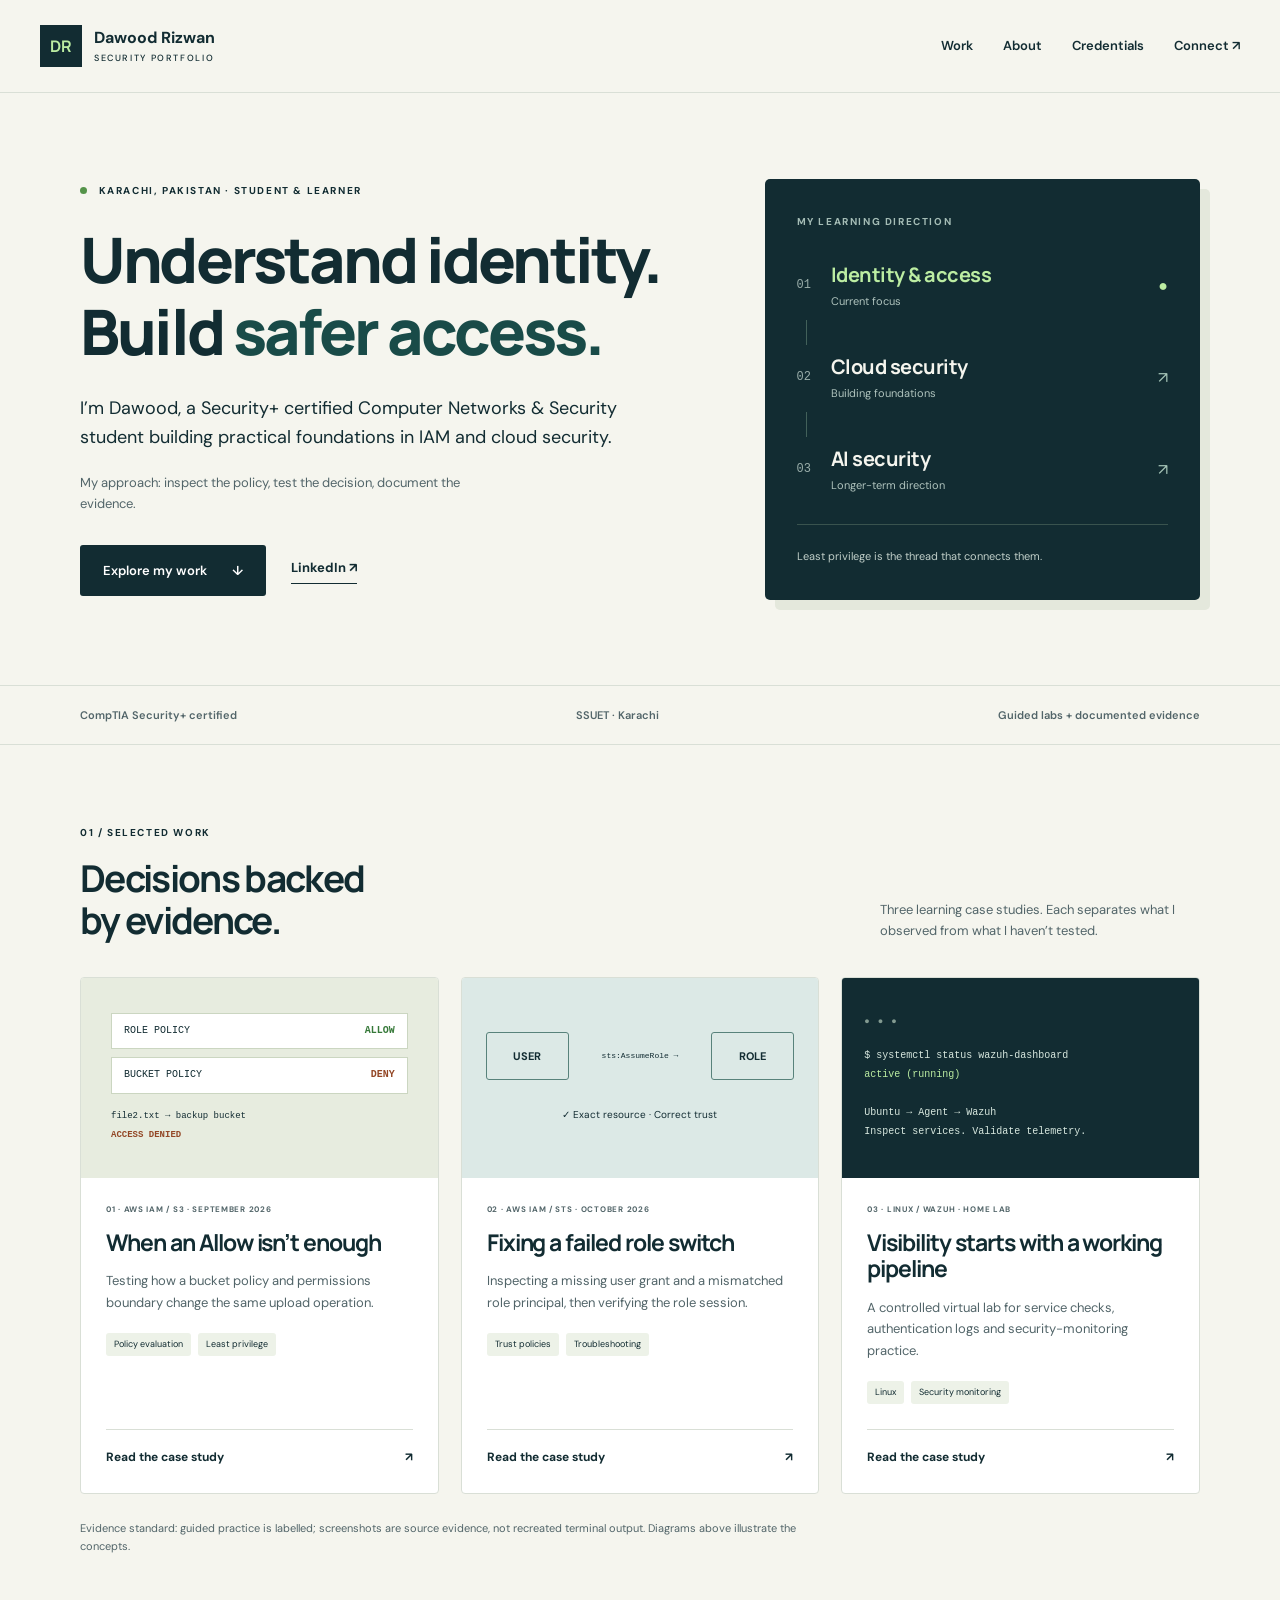
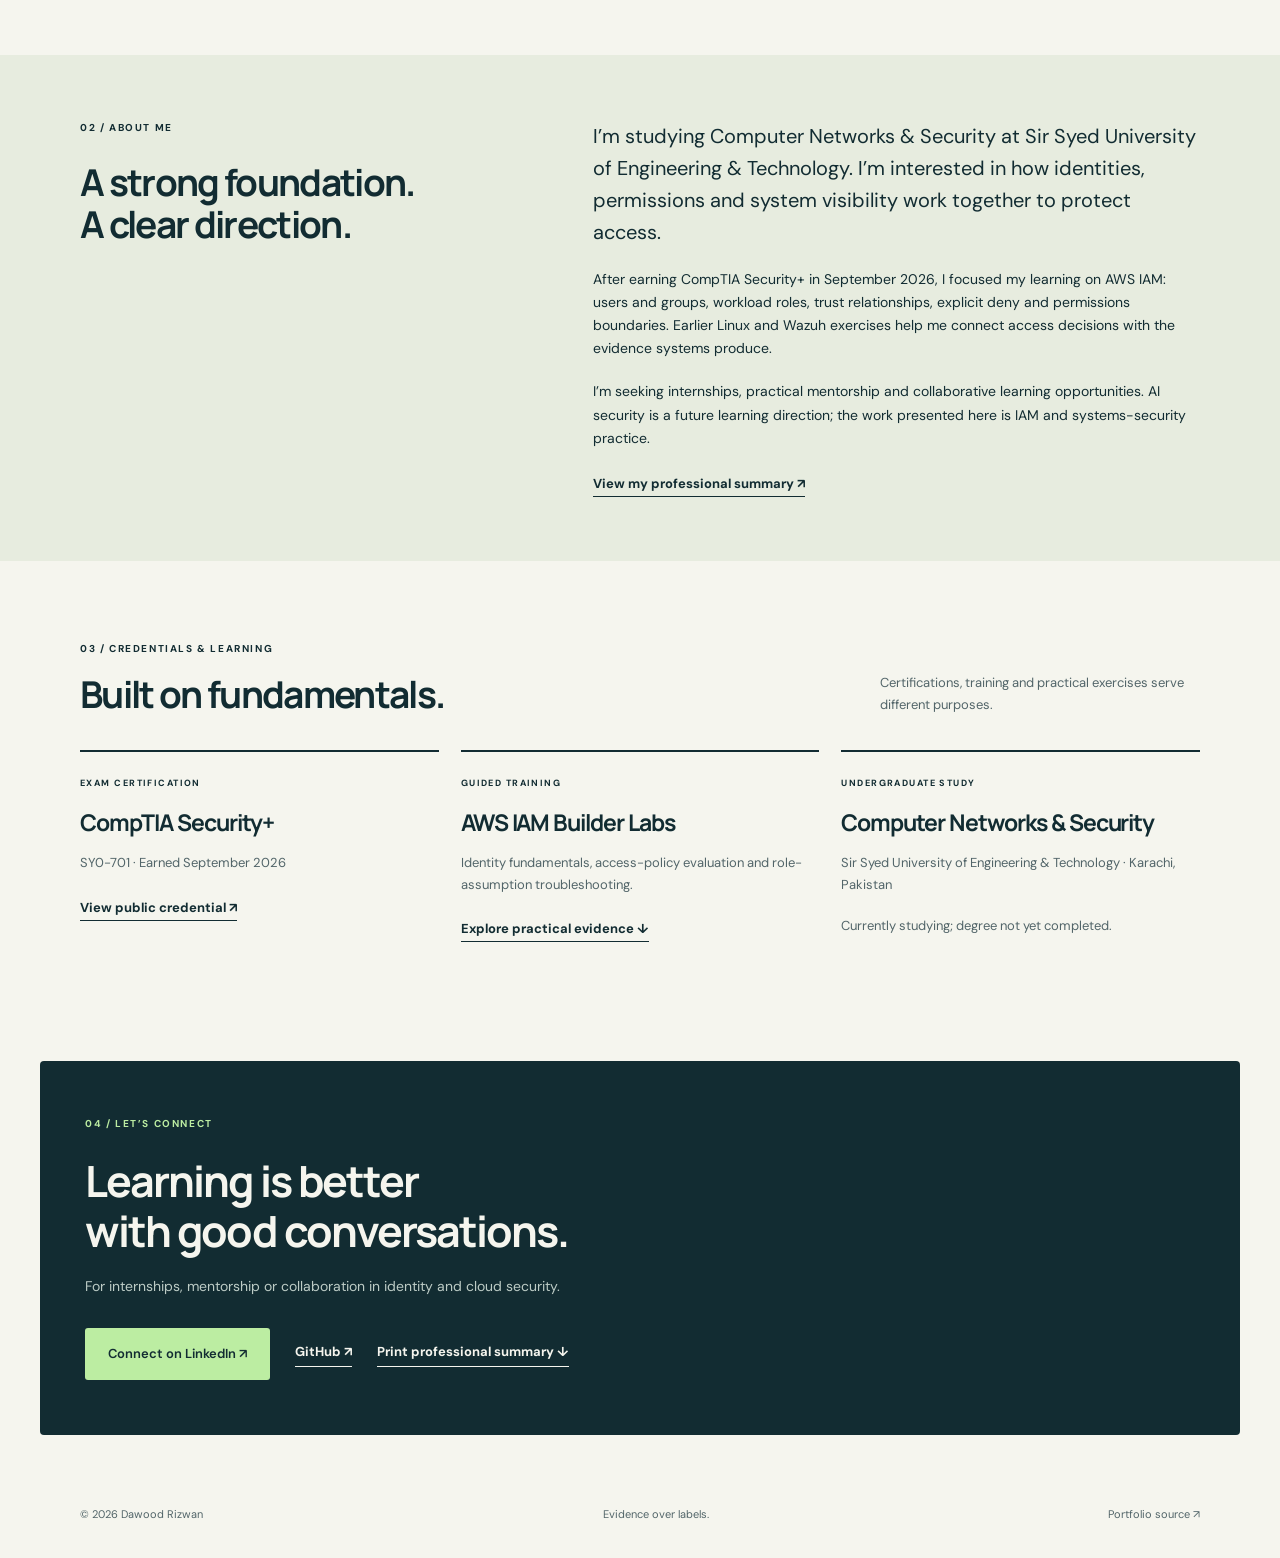
<file: index.html>
<!doctype html>
<html lang="en"><head><meta charset="utf-8"><meta name="viewport" content="width=device-width,initial-scale=1"><meta name="description" content="Dawood Rizwan — Security+ certified Computer Networks & Security student. Evidence-led projects in AWS IAM, access policies and Linux security."><meta name="theme-color" content="#122c32"><title>Dawood Rizwan · IAM & Cloud Security</title><link rel="stylesheet" href="style.css"><link rel="icon" href="favicon.svg" type="image/svg+xml"></head>
<body><a class="skip" href="#main">Skip to content</a><header class="site-header"><a class="brand" href="index.html" aria-label="Dawood Rizwan home"><span class="monogram">DR</span><span>Dawood Rizwan<span class="brand-sub">SECURITY PORTFOLIO</span></span></a><nav aria-label="Main navigation"><a href="#work">Work</a><a href="#about">About</a><a href="#credentials">Credentials</a><a href="#contact">Connect ↗</a></nav></header>
<main id="main"><section class="hero wrap"><div class="hero-copy"><p class="eyebrow"><span class="dot"></span> KARACHI, PAKISTAN · STUDENT & LEARNER</p><h1>Understand identity.<br>Build <em>safer access.</em></h1><p class="intro">I’m Dawood, a Security+ certified Computer Networks & Security student building practical foundations in IAM and cloud security.</p><p class="hero-note">My approach: inspect the policy, test the decision, document the evidence.</p><div class="actions"><a class="button" href="#work">Explore my work <span>↓</span></a><a class="text-link" href="https://www.linkedin.com/in/dawood-rizwan/">LinkedIn ↗</a></div></div><aside class="identity-card" aria-label="Learning direction"><p class="eyebrow">MY LEARNING DIRECTION</p><div class="path-step current"><span>01</span><div><h2>Identity & access</h2><p>Current focus</p></div><span class="path-symbol">●</span></div><div class="path-line"></div><div class="path-step"><span>02</span><div><h2>Cloud security</h2><p>Building foundations</p></div><span class="path-symbol">↗</span></div><div class="path-line"></div><div class="path-step"><span>03</span><div><h2>AI security</h2><p>Longer-term direction</p></div><span class="path-symbol">↗</span></div><p class="card-foot">Least privilege is the thread that connects them.</p></aside></section>
<div class="strip"><div class="wrap strip-inner"><span>CompTIA Security+ certified</span><span>SSUET · Karachi</span><span>Guided labs + documented evidence</span></div></div>
<section id="work" class="section wrap"><div class="section-head"><div><p class="eyebrow">01 / SELECTED WORK</p><h2>Decisions backed<br>by evidence.</h2></div><p>Three learning case studies. Each separates what I observed from what I haven’t tested.</p></div><div class="project-grid"><article class="project"><div class="project-visual policy-visual" aria-hidden="true"><div class="policy-item">ROLE POLICY <b>ALLOW</b></div><div class="policy-item">BUCKET POLICY <b class="deny">DENY</b></div><div class="policy-result">file2.txt → backup bucket <span>ACCESS DENIED</span></div></div><div class="project-body"><p class="project-meta">01 · AWS IAM / S3 · SEPTEMBER 2026</p><h3>When an Allow isn’t enough</h3><p>Testing how a bucket policy and permissions boundary change the same upload operation.</p><div class="tags"><span>Policy evaluation</span><span>Least privilege</span></div><a class="project-link" href="projects/access-policies.html">Read the case study <span>↗</span></a></div></article><article class="project"><div class="project-visual role-visual" aria-hidden="true"><div class="role-node">USER</div><div class="role-arrow">sts:AssumeRole →</div><div class="role-node">ROLE</div><div class="role-check">✓ Exact resource · Correct trust</div></div><div class="project-body"><p class="project-meta">02 · AWS IAM / STS · OCTOBER 2026</p><h3>Fixing a failed role switch</h3><p>Inspecting a missing user grant and a mismatched role principal, then verifying the role session.</p><div class="tags"><span>Trust policies</span><span>Troubleshooting</span></div><a class="project-link" href="projects/role-assumption.html">Read the case study <span>↗</span></a></div></article><article class="project"><div class="project-visual terminal-visual" aria-hidden="true"><div class="terminal-dots">● ● ●</div><code>$ systemctl status wazuh-dashboard<br><span>active (running)</span><br><br>Ubuntu → Agent → Wazuh<br>Inspect services. Validate telemetry.</code></div><div class="project-body"><p class="project-meta">03 · LINUX / WAZUH · HOME LAB</p><h3>Visibility starts with a working pipeline</h3><p>A controlled virtual lab for service checks, authentication logs and security-monitoring practice.</p><div class="tags"><span>Linux</span><span>Security monitoring</span></div><a class="project-link" href="projects/linux-wazuh.html">Read the case study <span>↗</span></a></div></article></div><p class="evidence-note">Evidence standard: guided practice is labelled; screenshots are source evidence, not recreated terminal output. Diagrams above illustrate the concepts.</p></section>
<section id="about" class="about-band"><div class="wrap about-grid"><div><p class="eyebrow">02 / ABOUT ME</p><h2>A strong foundation.<br>A clear direction.</h2></div><div><p class="large-copy">I’m studying Computer Networks & Security at Sir Syed University of Engineering & Technology. I’m interested in how identities, permissions and system visibility work together to protect access.</p><p>After earning CompTIA Security+ in September 2026, I focused my learning on AWS IAM: users and groups, workload roles, trust relationships, explicit deny and permissions boundaries. Earlier Linux and Wazuh exercises help me connect access decisions with the evidence systems produce.</p><p>I’m seeking internships, practical mentorship and collaborative learning opportunities. AI security is a future learning direction; the work presented here is IAM and systems-security practice.</p><a class="text-link" href="profile.html">View my professional summary ↗</a></div></div></section>
<section id="credentials" class="section wrap"><div class="section-head"><div><p class="eyebrow">03 / CREDENTIALS & LEARNING</p><h2>Built on fundamentals.</h2></div><p>Certifications, training and practical exercises serve different purposes.</p></div><div class="credential-grid"><article class="credential"><p class="eyebrow">EXAM CERTIFICATION</p><h3>CompTIA Security+</h3><p>SY0-701 · Earned September 2026</p><a class="text-link" href="https://www.credly.com/badges/c81ebbe7-8ba7-4a07-9526-08b9fe85f6fa/linked_in_profile">View public credential ↗</a></article><article class="credential"><p class="eyebrow">GUIDED TRAINING</p><h3>AWS IAM Builder Labs</h3><p>Identity fundamentals, access-policy evaluation and role-assumption troubleshooting.</p><a class="text-link" href="#work">Explore practical evidence ↓</a></article><article class="credential"><p class="eyebrow">UNDERGRADUATE STUDY</p><h3>Computer Networks & Security</h3><p>Sir Syed University of Engineering & Technology · Karachi, Pakistan</p><p class="small">Currently studying; degree not yet completed.</p></article></div></section>
<section id="contact" class="contact wrap"><p class="eyebrow">04 / LET’S CONNECT</p><h2>Learning is better<br>with good conversations.</h2><p>For internships, mentorship or collaboration in identity and cloud security.</p><div class="actions"><a class="button" href="https://www.linkedin.com/in/dawood-rizwan/">Connect on LinkedIn ↗</a><a class="text-link" href="https://github.com/Cyber-dawood69">GitHub ↗</a><a class="text-link" href="profile.html#print">Print professional summary ↓</a></div></section></main>
<footer class="wrap footer"><span>© 2026 Dawood Rizwan</span><span>Evidence over labels.</span><a href="https://github.com/Cyber-dawood69/Cyber-dawood69.github.io">Portfolio source ↗</a></footer></body></html>
</file>
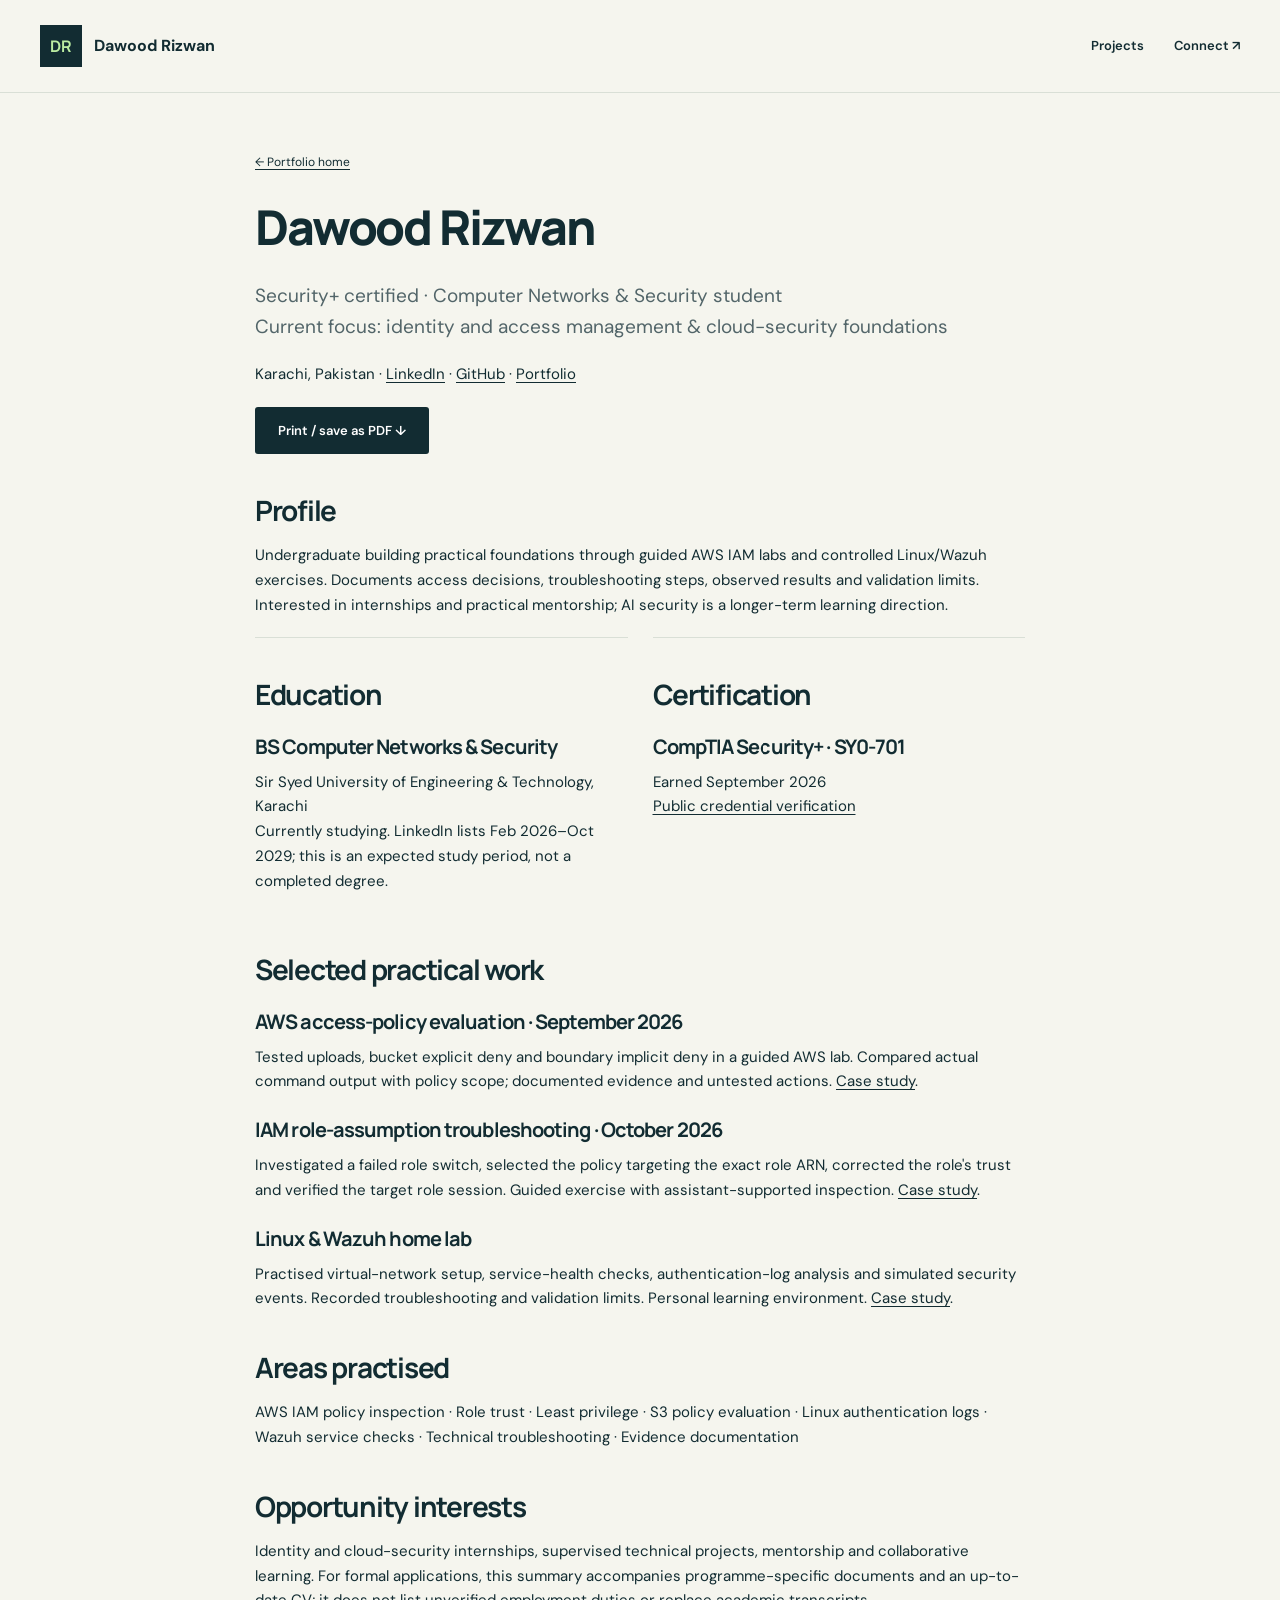
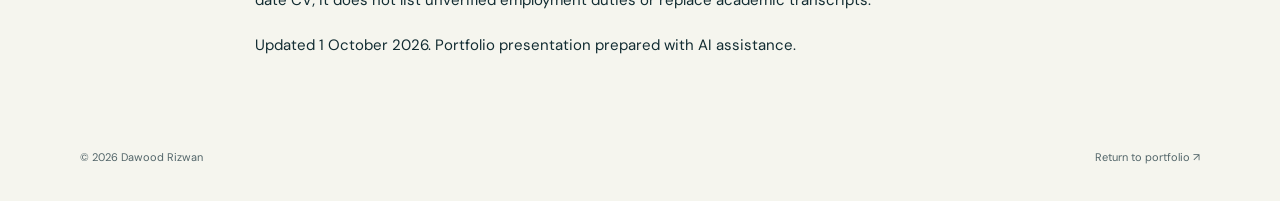
<file: profile.html>
<!doctype html><html lang="en"><head><meta charset="utf-8"><meta name="viewport" content="width=device-width,initial-scale=1"><meta name="description" content="Dawood Rizwan's concise professional summary: Security+, undergraduate study and documented IAM projects."><title>Professional summary · Dawood Rizwan</title><link rel="stylesheet" href="style.css"><link rel="icon" href="favicon.svg"></head><body><header class="site-header"><a class="brand" href="index.html"><span class="monogram">DR</span>Dawood Rizwan</a><nav><a href="index.html#work">Projects</a><a href="index.html#contact">Connect ↗</a></nav></header><main class="article wrap"><a class="back" href="index.html">← Portfolio home</a><h1>Dawood Rizwan</h1><p class="lead">Security+ certified · Computer Networks & Security student<br>Current focus: identity and access management & cloud-security foundations</p><p>Karachi, Pakistan · <a href="https://www.linkedin.com/in/dawood-rizwan/">LinkedIn</a> · <a href="https://github.com/Cyber-dawood69">GitHub</a> · <a href="https://Cyber-dawood69.github.io/">Portfolio</a></p><div id="print" class="summary-actions"><button class="button" onclick="window.print()">Print / save as PDF ↓</button></div><h2>Profile</h2><p>Undergraduate building practical foundations through guided AWS IAM labs and controlled Linux/Wazuh exercises. Documents access decisions, troubleshooting steps, observed results and validation limits. Interested in internships and practical mentorship; AI security is a longer-term learning direction.</p><div class="profile-grid"><div><h2>Education</h2><h3>BS Computer Networks & Security</h3><p>Sir Syed University of Engineering & Technology, Karachi<br>Currently studying. LinkedIn lists Feb 2026–Oct 2029; this is an expected study period, not a completed degree.</p></div><div><h2>Certification</h2><h3>CompTIA Security+ · SY0-701</h3><p>Earned September 2026<br><a href="https://www.credly.com/badges/c81ebbe7-8ba7-4a07-9526-08b9fe85f6fa/linked_in_profile">Public credential verification</a></p></div></div><h2>Selected practical work</h2><h3>AWS access-policy evaluation · September 2026</h3><p>Tested uploads, bucket explicit deny and boundary implicit deny in a guided AWS lab. Compared actual command output with policy scope; documented evidence and untested actions. <a href="projects/access-policies.html">Case study</a>.</p><h3>IAM role-assumption troubleshooting · October 2026</h3><p>Investigated a failed role switch, selected the policy targeting the exact role ARN, corrected the role's trust and verified the target role session. Guided exercise with assistant-supported inspection. <a href="projects/role-assumption.html">Case study</a>.</p><h3>Linux & Wazuh home lab</h3><p>Practised virtual-network setup, service-health checks, authentication-log analysis and simulated security events. Recorded troubleshooting and validation limits. Personal learning environment. <a href="projects/linux-wazuh.html">Case study</a>.</p><h2>Areas practised</h2><p>AWS IAM policy inspection · Role trust · Least privilege · S3 policy evaluation · Linux authentication logs · Wazuh service checks · Technical troubleshooting · Evidence documentation</p><h2>Opportunity interests</h2><p>Identity and cloud-security internships, supervised technical projects, mentorship and collaborative learning. For formal applications, this summary accompanies programme-specific documents and an up-to-date CV; it does not list unverified employment duties or replace academic transcripts.</p><p class="small">Updated 1 October 2026. Portfolio presentation prepared with AI assistance.</p></main><footer class="wrap footer"><span>© 2026 Dawood Rizwan</span><a href="index.html">Return to portfolio ↗</a></footer></body></html>
</file>
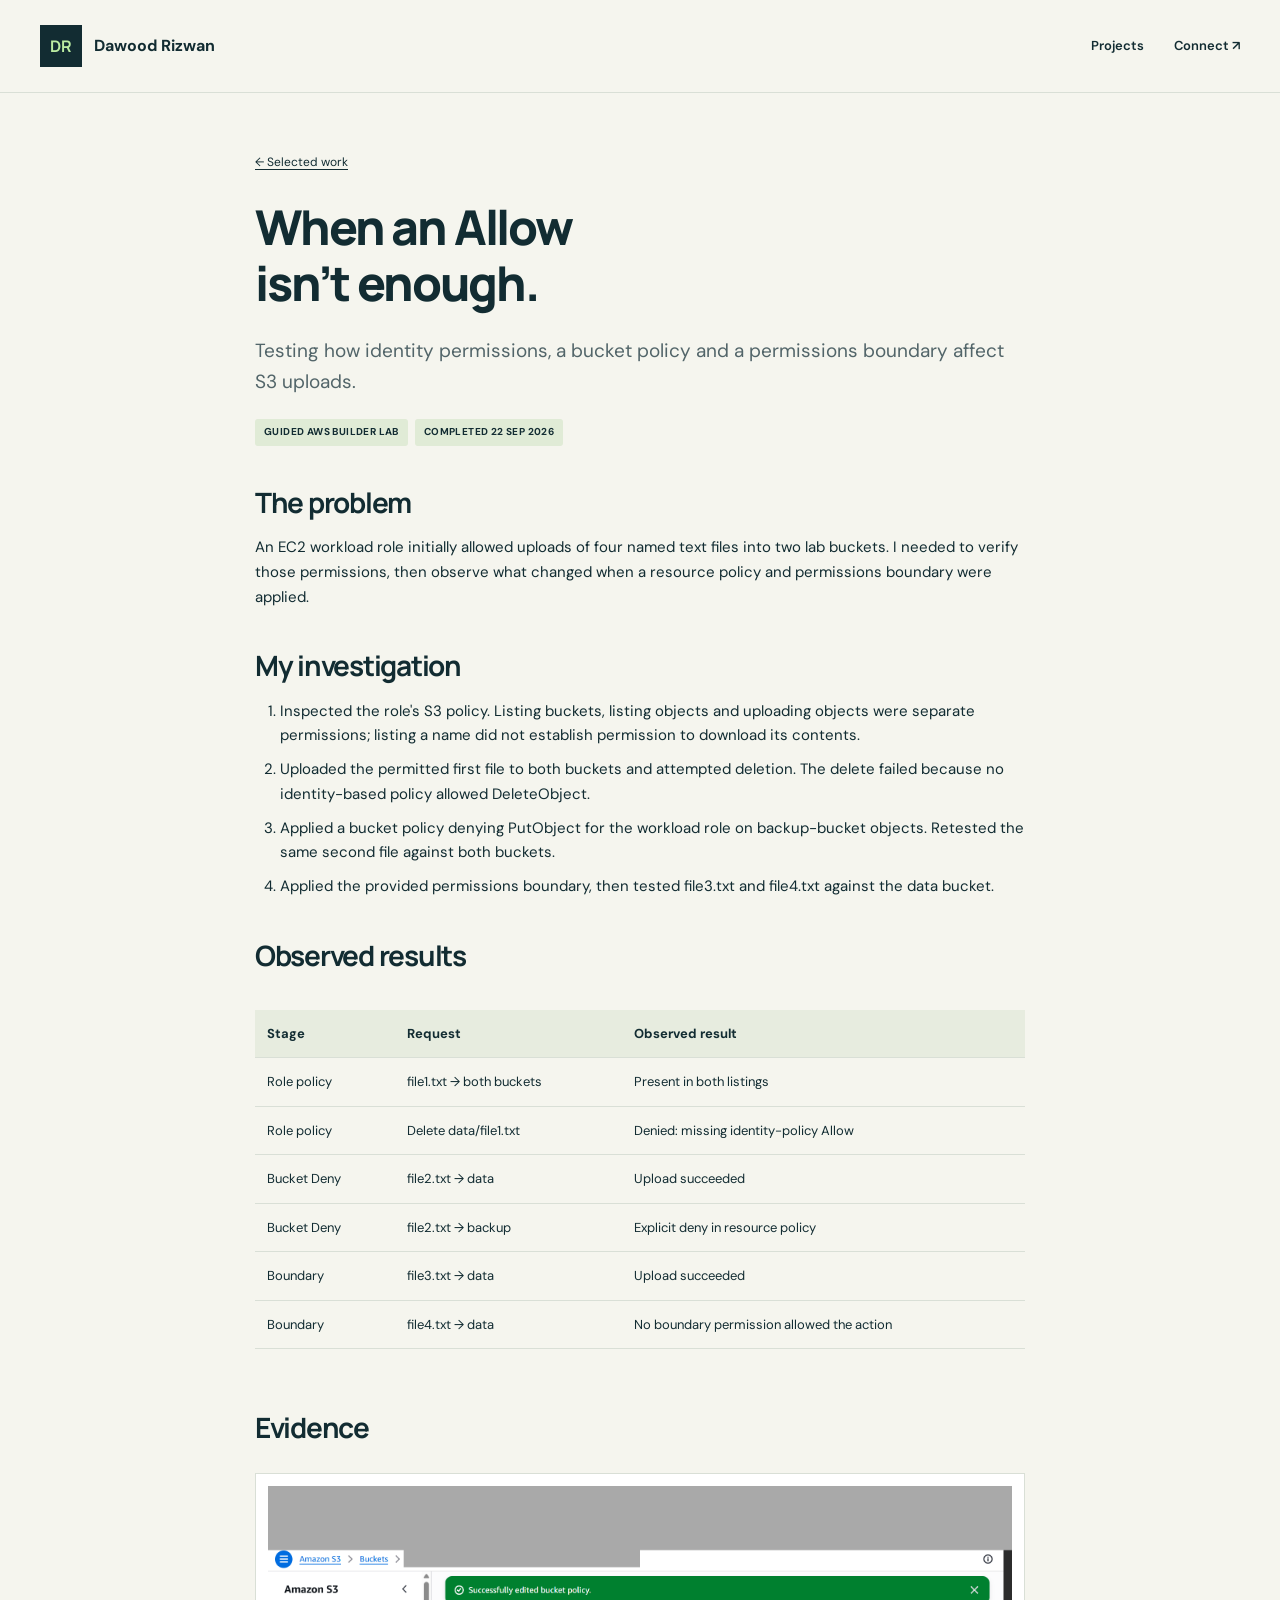
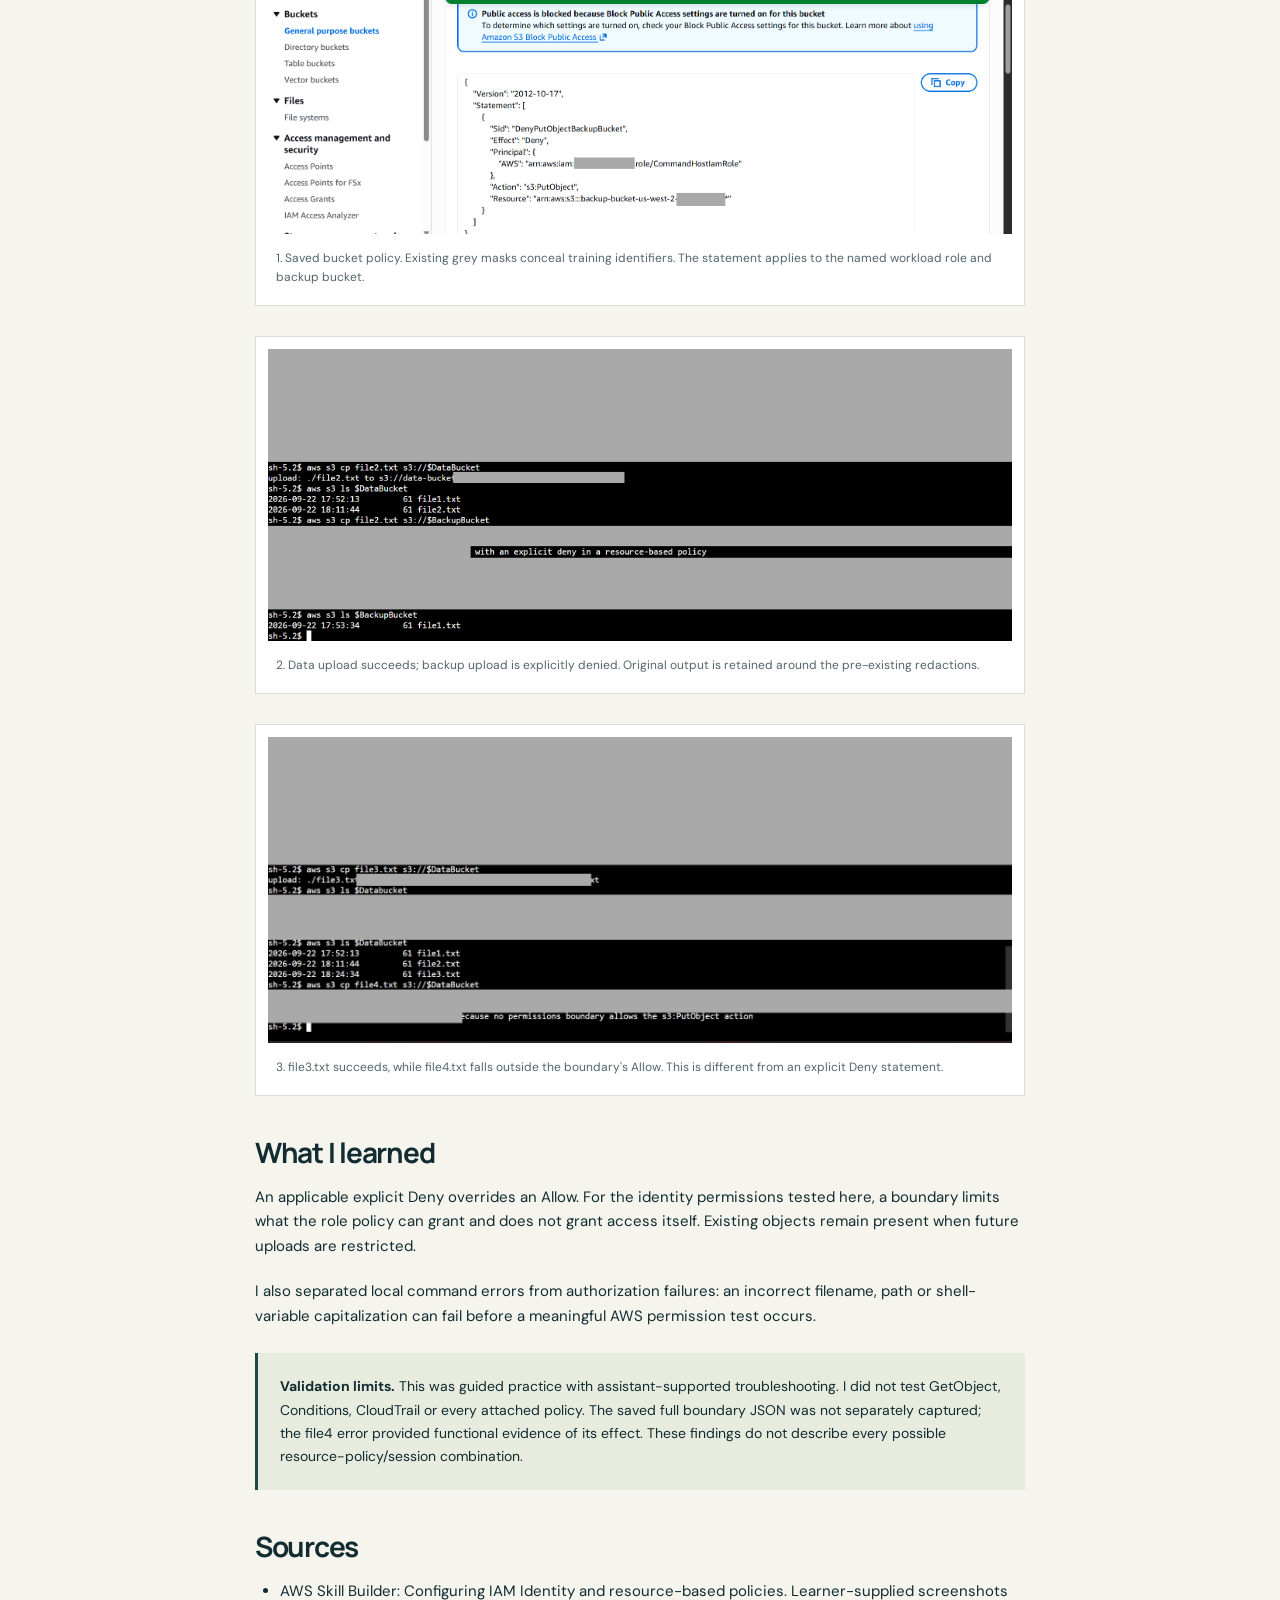
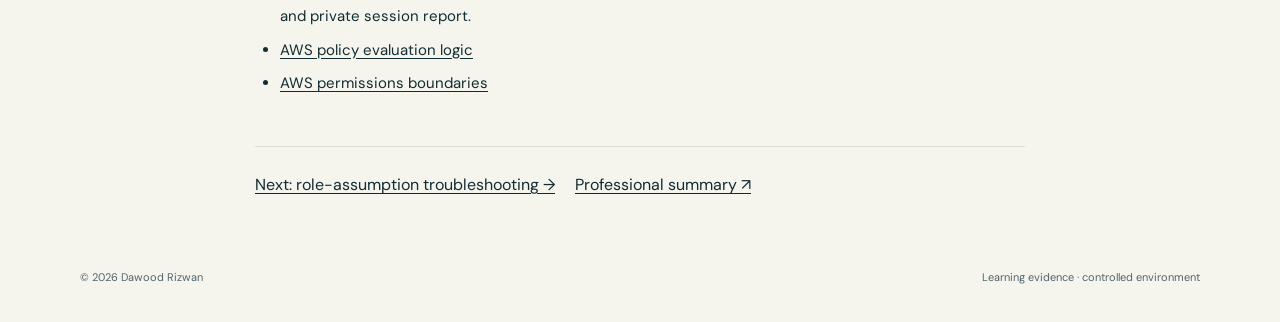
<file: projects/access-policies.html>
<!doctype html><html lang="en"><head><meta charset="utf-8"><meta name="viewport" content="width=device-width,initial-scale=1"><meta name="description" content="Guided AWS lab case study: comparing role permissions, bucket explicit deny and permissions-boundary implicit deny with observed S3 results."><title>AWS access-policy evaluation · Dawood Rizwan</title><link rel="stylesheet" href="../style.css"><link rel="icon" href="../favicon.svg"></head><body><a class="skip" href="#main">Skip to content</a><header class="site-header"><a class="brand" href="../index.html"><span class="monogram">DR</span>Dawood Rizwan</a><nav><a href="../index.html#work">Projects</a><a href="../index.html#contact">Connect ↗</a></nav></header><main id="main" class="article wrap"><a class="back" href="../index.html#work">← Selected work</a><h1>When an Allow<br>isn’t enough.</h1><p class="lead">Testing how identity permissions, a bucket policy and a permissions boundary affect S3 uploads.</p><span class="label">GUIDED AWS BUILDER LAB</span><span class="label">COMPLETED 22 SEP 2026</span><h2>The problem</h2><p>An EC2 workload role initially allowed uploads of four named text files into two lab buckets. I needed to verify those permissions, then observe what changed when a resource policy and permissions boundary were applied.</p><h2>My investigation</h2><ol><li>Inspected the role's S3 policy. Listing buckets, listing objects and uploading objects were separate permissions; listing a name did not establish permission to download its contents.</li><li>Uploaded the permitted first file to both buckets and attempted deletion. The delete failed because no identity-based policy allowed DeleteObject.</li><li>Applied a bucket policy denying PutObject for the workload role on backup-bucket objects. Retested the same second file against both buckets.</li><li>Applied the provided permissions boundary, then tested file3.txt and file4.txt against the data bucket.</li></ol><h2>Observed results</h2><div class="table-scroll"><table><thead><tr><th>Stage</th><th>Request</th><th>Observed result</th></tr></thead><tbody><tr><td>Role policy</td><td>file1.txt → both buckets</td><td>Present in both listings</td></tr><tr><td>Role policy</td><td>Delete data/file1.txt</td><td>Denied: missing identity-policy Allow</td></tr><tr><td>Bucket Deny</td><td>file2.txt → data</td><td>Upload succeeded</td></tr><tr><td>Bucket Deny</td><td>file2.txt → backup</td><td>Explicit deny in resource policy</td></tr><tr><td>Boundary</td><td>file3.txt → data</td><td>Upload succeeded</td></tr><tr><td>Boundary</td><td>file4.txt → data</td><td>No boundary permission allowed the action</td></tr></tbody></table></div><h2>Evidence</h2><figure class="evidence"><a href="../assets/bucket-policy.png"><img src="../assets/bucket-policy.png" alt="Saved S3 bucket policy with Deny, PutObject and workload-role principal; identifying fields are masked" loading="lazy"></a><figcaption>1. Saved bucket policy. Existing grey masks conceal training identifiers. The statement applies to the named workload role and backup bucket.</figcaption></figure><figure class="evidence"><a href="../assets/upload-deny.png"><img src="../assets/upload-deny.png" alt="Terminal output: data bucket lists file2.txt; backup upload reports explicit deny; backup lists only file1.txt" loading="lazy"></a><figcaption>2. Data upload succeeds; backup upload is explicitly denied. Original output is retained around the pre-existing redactions.</figcaption></figure><figure class="evidence"><a href="../assets/boundary-test.png"><img src="../assets/boundary-test.png" alt="Terminal shows file3 upload and listing; file4 fails because no permissions boundary allows PutObject" loading="lazy"></a><figcaption>3. file3.txt succeeds, while file4.txt falls outside the boundary's Allow. This is different from an explicit Deny statement.</figcaption></figure><h2>What I learned</h2><p>An applicable explicit Deny overrides an Allow. For the identity permissions tested here, a boundary limits what the role policy can grant and does not grant access itself. Existing objects remain present when future uploads are restricted.</p><p>I also separated local command errors from authorization failures: an incorrect filename, path or shell-variable capitalization can fail before a meaningful AWS permission test occurs.</p><div class="callout"><strong>Validation limits.</strong> This was guided practice with assistant-supported troubleshooting. I did not test GetObject, Conditions, CloudTrail or every attached policy. The saved full boundary JSON was not separately captured; the file4 error provided functional evidence of its effect. These findings do not describe every possible resource-policy/session combination.</div><h2>Sources</h2><ul><li>AWS Skill Builder: Configuring IAM Identity and resource-based policies. Learner-supplied screenshots and private session report.</li><li><a href="https://docs.aws.amazon.com/IAM/latest/UserGuide/reference_policies_evaluation-logic.html">AWS policy evaluation logic</a></li><li><a href="https://docs.aws.amazon.com/IAM/latest/UserGuide/access_policies_boundaries.html">AWS permissions boundaries</a></li></ul><div class="article-footer"><a href="role-assumption.html">Next: role-assumption troubleshooting →</a><a href="../profile.html">Professional summary ↗</a></div></main><footer class="wrap footer"><span>© 2026 Dawood Rizwan</span><span>Learning evidence · controlled environment</span></footer></body></html>
</file>
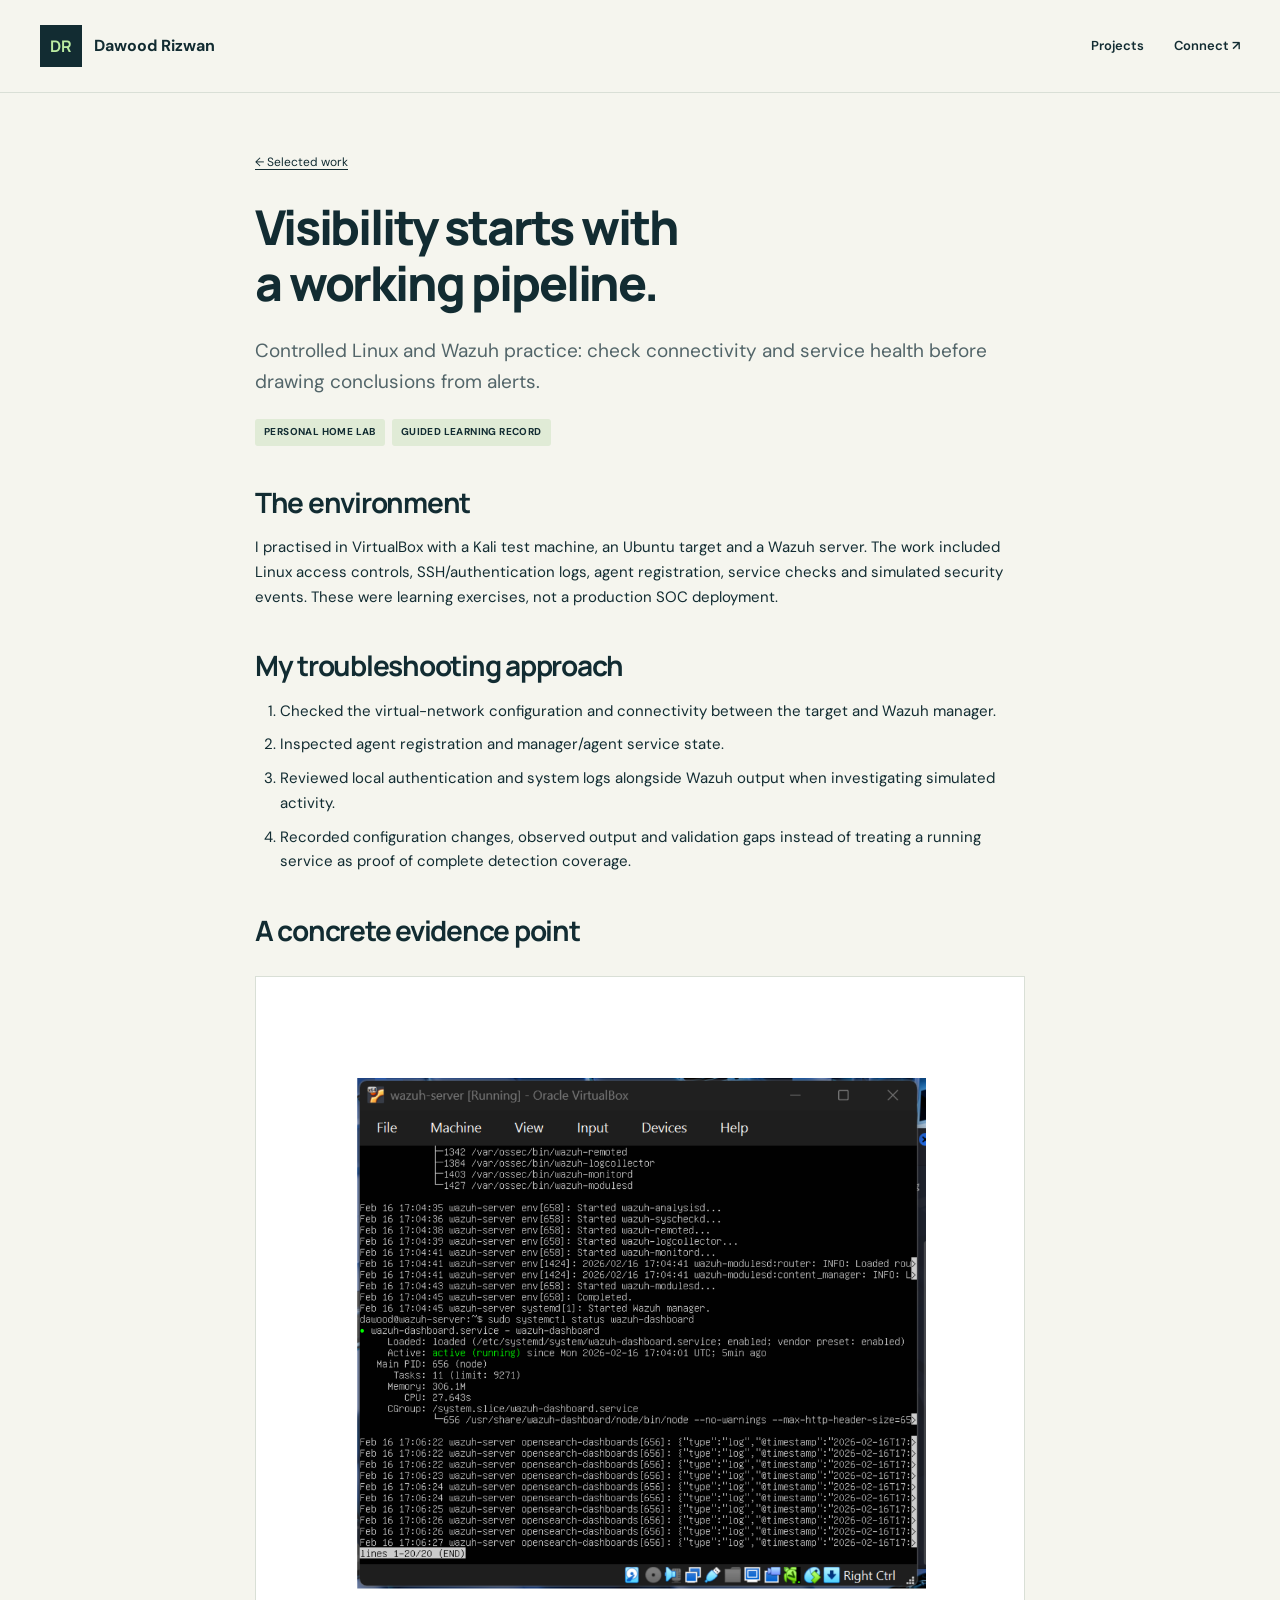
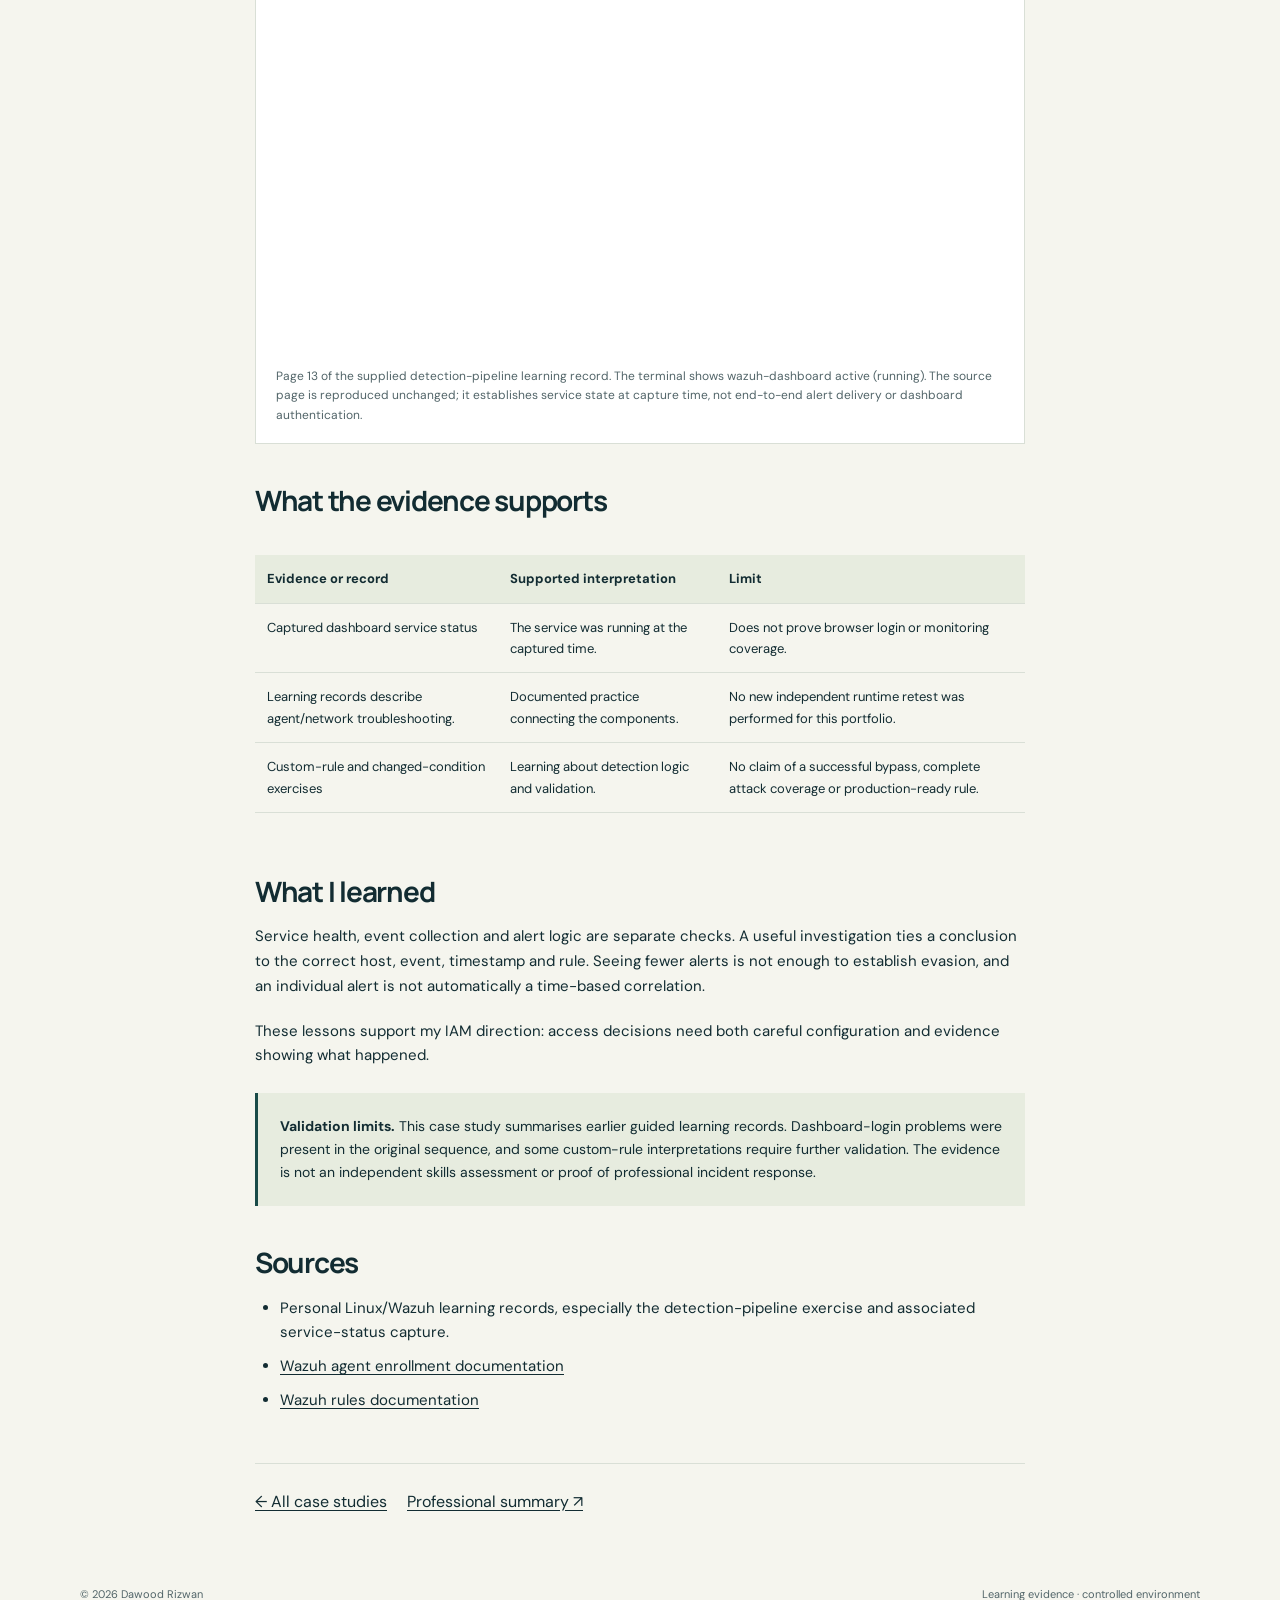
<file: projects/linux-wazuh.html>
<!doctype html><html lang="en"><head><meta charset="utf-8"><meta name="viewport" content="width=device-width,initial-scale=1"><meta name="description" content="Personal Linux and Wazuh home-lab practice: checking services, investigating connectivity and connecting security events with log evidence."><title>Linux & Wazuh home-lab practice · Dawood Rizwan</title><link rel="stylesheet" href="../style.css"><link rel="icon" href="../favicon.svg"></head><body><a class="skip" href="#main">Skip to content</a><header class="site-header"><a class="brand" href="../index.html"><span class="monogram">DR</span>Dawood Rizwan</a><nav><a href="../index.html#work">Projects</a><a href="../index.html#contact">Connect ↗</a></nav></header><main id="main" class="article wrap"><a class="back" href="../index.html#work">← Selected work</a><h1>Visibility starts with<br>a working pipeline.</h1><p class="lead">Controlled Linux and Wazuh practice: check connectivity and service health before drawing conclusions from alerts.</p><span class="label">PERSONAL HOME LAB</span><span class="label">GUIDED LEARNING RECORD</span><h2>The environment</h2><p>I practised in VirtualBox with a Kali test machine, an Ubuntu target and a Wazuh server. The work included Linux access controls, SSH/authentication logs, agent registration, service checks and simulated security events. These were learning exercises, not a production SOC deployment.</p><h2>My troubleshooting approach</h2><ol><li>Checked the virtual-network configuration and connectivity between the target and Wazuh manager.</li><li>Inspected agent registration and manager/agent service state.</li><li>Reviewed local authentication and system logs alongside Wazuh output when investigating simulated activity.</li><li>Recorded configuration changes, observed output and validation gaps instead of treating a running service as proof of complete detection coverage.</li></ol><h2>A concrete evidence point</h2><figure class="evidence"><a href="../assets/wazuh-service.png"><img src="../assets/wazuh-service.png" alt="Page from the learning report includes a VirtualBox terminal showing wazuh-dashboard service active running" loading="lazy"></a><figcaption>Page 13 of the supplied detection-pipeline learning record. The terminal shows wazuh-dashboard active (running). The source page is reproduced unchanged; it establishes service state at capture time, not end-to-end alert delivery or dashboard authentication.</figcaption></figure><h2>What the evidence supports</h2><div class="table-scroll"><table><thead><tr><th>Evidence or record</th><th>Supported interpretation</th><th>Limit</th></tr></thead><tbody><tr><td>Captured dashboard service status</td><td>The service was running at the captured time.</td><td>Does not prove browser login or monitoring coverage.</td></tr><tr><td>Learning records describe agent/network troubleshooting.</td><td>Documented practice connecting the components.</td><td>No new independent runtime retest was performed for this portfolio.</td></tr><tr><td>Custom-rule and changed-condition exercises</td><td>Learning about detection logic and validation.</td><td>No claim of a successful bypass, complete attack coverage or production-ready rule.</td></tr></tbody></table></div><h2>What I learned</h2><p>Service health, event collection and alert logic are separate checks. A useful investigation ties a conclusion to the correct host, event, timestamp and rule. Seeing fewer alerts is not enough to establish evasion, and an individual alert is not automatically a time-based correlation.</p><p>These lessons support my IAM direction: access decisions need both careful configuration and evidence showing what happened.</p><div class="callout"><strong>Validation limits.</strong> This case study summarises earlier guided learning records. Dashboard-login problems were present in the original sequence, and some custom-rule interpretations require further validation. The evidence is not an independent skills assessment or proof of professional incident response.</div><h2>Sources</h2><ul><li>Personal Linux/Wazuh learning records, especially the detection-pipeline exercise and associated service-status capture.</li><li><a href="https://documentation.wazuh.com/current/user-manual/agent/agent-enrollment/index.html">Wazuh agent enrollment documentation</a></li><li><a href="https://documentation.wazuh.com/current/user-manual/ruleset/rules/index.html">Wazuh rules documentation</a></li></ul><div class="article-footer"><a href="../index.html#work">← All case studies</a><a href="../profile.html">Professional summary ↗</a></div></main><footer class="wrap footer"><span>© 2026 Dawood Rizwan</span><span>Learning evidence · controlled environment</span></footer></body></html>
</file>
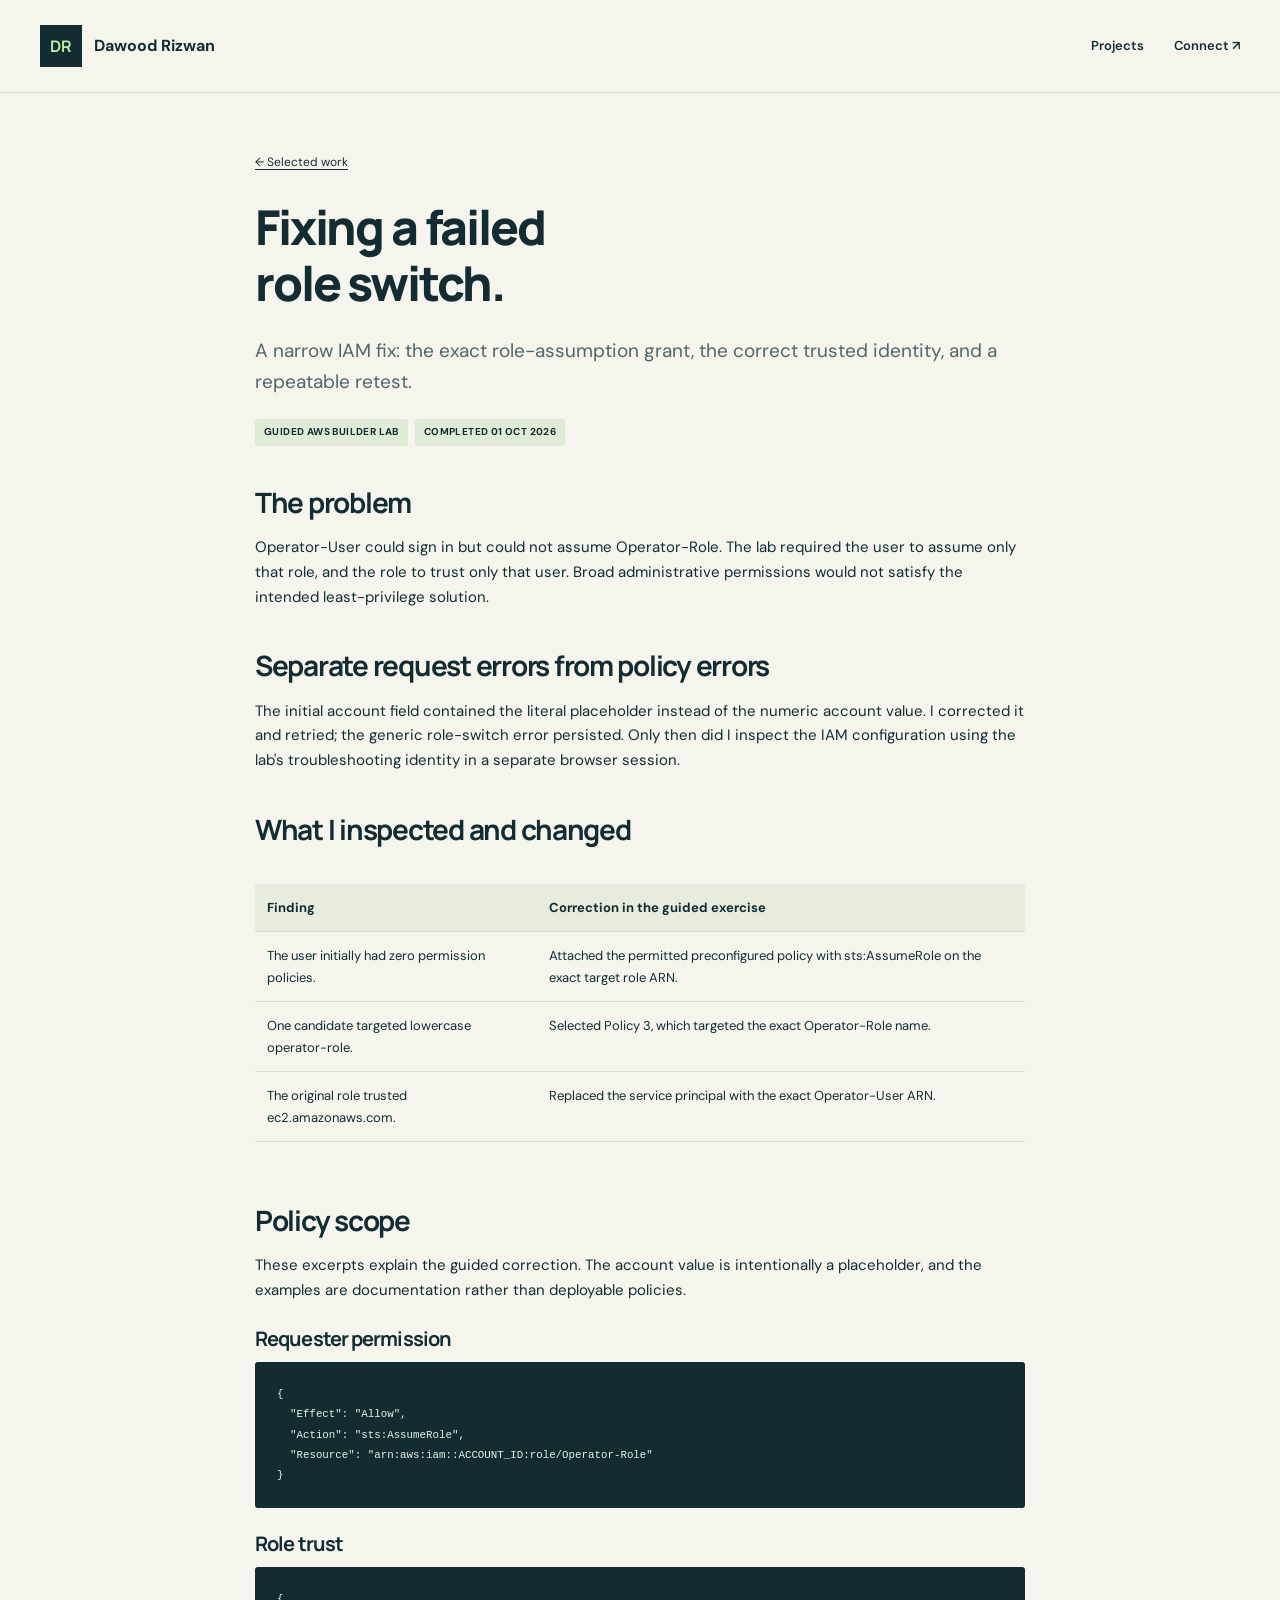
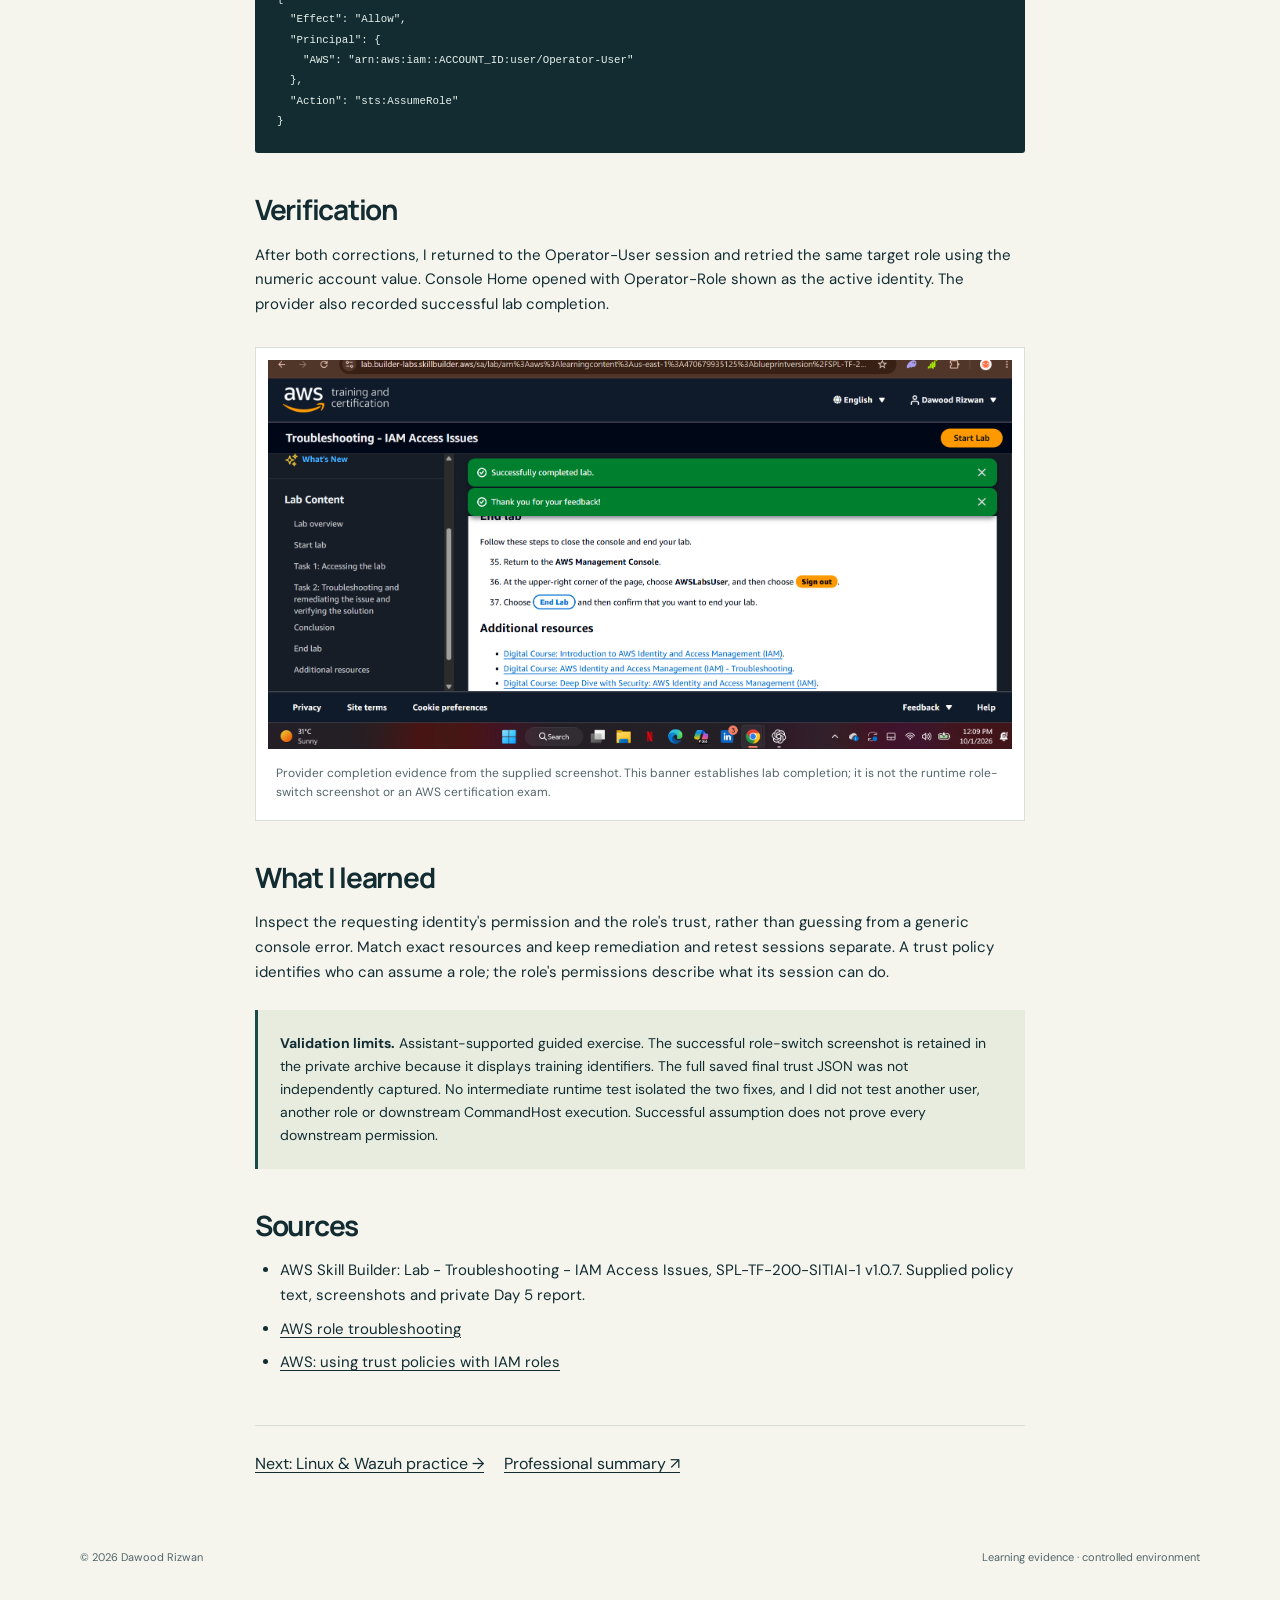
<file: projects/role-assumption.html>
<!doctype html><html lang="en"><head><meta charset="utf-8"><meta name="viewport" content="width=device-width,initial-scale=1"><meta name="description" content="Guided IAM troubleshooting: missing requester grant, exact role ARN and corrected trust relationship, followed by a successful role switch."><title>IAM role-assumption troubleshooting · Dawood Rizwan</title><link rel="stylesheet" href="../style.css"><link rel="icon" href="../favicon.svg"></head><body><a class="skip" href="#main">Skip to content</a><header class="site-header"><a class="brand" href="../index.html"><span class="monogram">DR</span>Dawood Rizwan</a><nav><a href="../index.html#work">Projects</a><a href="../index.html#contact">Connect ↗</a></nav></header><main id="main" class="article wrap"><a class="back" href="../index.html#work">← Selected work</a><h1>Fixing a failed<br>role switch.</h1><p class="lead">A narrow IAM fix: the exact role-assumption grant, the correct trusted identity, and a repeatable retest.</p><span class="label">GUIDED AWS BUILDER LAB</span><span class="label">COMPLETED 01 OCT 2026</span><h2>The problem</h2><p>Operator-User could sign in but could not assume Operator-Role. The lab required the user to assume only that role, and the role to trust only that user. Broad administrative permissions would not satisfy the intended least-privilege solution.</p><h2>Separate request errors from policy errors</h2><p>The initial account field contained the literal placeholder instead of the numeric account value. I corrected it and retried; the generic role-switch error persisted. Only then did I inspect the IAM configuration using the lab's troubleshooting identity in a separate browser session.</p><h2>What I inspected and changed</h2><div class="table-scroll"><table><thead><tr><th>Finding</th><th>Correction in the guided exercise</th></tr></thead><tbody><tr><td>The user initially had zero permission policies.</td><td>Attached the permitted preconfigured policy with sts:AssumeRole on the exact target role ARN.</td></tr><tr><td>One candidate targeted lowercase operator-role.</td><td>Selected Policy 3, which targeted the exact Operator-Role name.</td></tr><tr><td>The original role trusted ec2.amazonaws.com.</td><td>Replaced the service principal with the exact Operator-User ARN.</td></tr></tbody></table></div><h2>Policy scope</h2><p>These excerpts explain the guided correction. The account value is intentionally a placeholder, and the examples are documentation rather than deployable policies.</p><h3>Requester permission</h3><pre><code>{
  "Effect": "Allow",
  "Action": "sts:AssumeRole",
  "Resource": "arn:aws:iam::ACCOUNT_ID:role/Operator-Role"
}</code></pre><h3>Role trust</h3><pre><code>{
  "Effect": "Allow",
  "Principal": {
    "AWS": "arn:aws:iam::ACCOUNT_ID:user/Operator-User"
  },
  "Action": "sts:AssumeRole"
}</code></pre><h2>Verification</h2><p>After both corrections, I returned to the Operator-User session and retried the same target role using the numeric account value. Console Home opened with Operator-Role shown as the active identity. The provider also recorded successful lab completion.</p><figure class="evidence"><a href="../assets/role-lab-completion.png"><img src="../assets/role-lab-completion.png" alt="AWS Skill Builder Troubleshooting IAM Access Issues page shows Successfully completed lab" loading="lazy"></a><figcaption>Provider completion evidence from the supplied screenshot. This banner establishes lab completion; it is not the runtime role-switch screenshot or an AWS certification exam.</figcaption></figure><h2>What I learned</h2><p>Inspect the requesting identity's permission and the role's trust, rather than guessing from a generic console error. Match exact resources and keep remediation and retest sessions separate. A trust policy identifies who can assume a role; the role's permissions describe what its session can do.</p><div class="callout"><strong>Validation limits.</strong> Assistant-supported guided exercise. The successful role-switch screenshot is retained in the private archive because it displays training identifiers. The full saved final trust JSON was not independently captured. No intermediate runtime test isolated the two fixes, and I did not test another user, another role or downstream CommandHost execution. Successful assumption does not prove every downstream permission.</div><h2>Sources</h2><ul><li>AWS Skill Builder: Lab - Troubleshooting - IAM Access Issues, SPL-TF-200-SITIAI-1 v1.0.7. Supplied policy text, screenshots and private Day 5 report.</li><li><a href="https://docs.aws.amazon.com/IAM/latest/UserGuide/troubleshoot_roles.html">AWS role troubleshooting</a></li><li><a href="https://aws.amazon.com/blogs/security/how-to-use-trust-policies-with-iam-roles/">AWS: using trust policies with IAM roles</a></li></ul><div class="article-footer"><a href="linux-wazuh.html">Next: Linux & Wazuh practice →</a><a href="../profile.html">Professional summary ↗</a></div></main><footer class="wrap footer"><span>© 2026 Dawood Rizwan</span><span>Learning evidence · controlled environment</span></footer></body></html>
</file>
<file: style.css>
@import url('https://fonts.googleapis.com/css2?family=DM+Sans:wght@400;500;600;700&family=Manrope:wght@400;500;600;700;800&display=swap');
:root{--ink:#122c32;--muted:#526569;--paper:#f5f5ee;--white:#fff;--line:#d9dfd6;--green:#bceda2;--teal:#194b48}*{box-sizing:border-box}html{scroll-behavior:smooth;scroll-padding-top:100px}body{margin:0;background:var(--paper);color:var(--ink);font-family:'DM Sans',Arial,sans-serif;font-size:16px;line-height:1.65}a{color:inherit;text-decoration:none}a:focus-visible,button:focus-visible,summary:focus-visible{outline:3px solid #438b39;outline-offset:5px}a:hover{text-decoration:underline;text-underline-offset:5px}h1,h2,h3{font-family:'Manrope',Arial,sans-serif;line-height:1.15;letter-spacing:-.045em;margin:0}p{margin:0 0 20px}.wrap{max-width:1200px;margin:auto;padding-left:40px;padding-right:40px}.site-header{max-width:1280px;margin:auto;display:flex;align-items:center;justify-content:space-between;padding:25px 40px;border-bottom:1px solid var(--line)}.brand{display:flex;gap:12px;align-items:center;font-weight:700;line-height:1.4}.monogram{width:42px;height:42px;background:var(--ink);color:var(--green);display:grid;place-items:center;font-family:Manrope,Arial;font-size:16px}.brand-sub{display:block;font-size:9px;font-weight:500;letter-spacing:.18em;margin-top:3px}nav{display:flex;gap:30px;font-size:13px;font-weight:600}.hero{display:grid;grid-template-columns:1.4fr 1fr;gap:75px;padding-top:86px;padding-bottom:85px;align-items:center}.eyebrow{font-size:10px;font-weight:700;letter-spacing:.16em;margin-bottom:24px}.dot{display:inline-block;background:#549349;width:7px;height:7px;border-radius:50%;margin-right:8px}h1{font-size:clamp(42px,4.9vw,65px);font-weight:800}h1 em{font-style:normal;color:var(--teal);position:relative}.intro{max-width:540px;font-size:18px;line-height:1.6;margin-top:27px}.hero-note{color:var(--muted);font-size:13px;max-width:420px}.actions{display:flex;gap:25px;align-items:center;flex-wrap:wrap;margin-top:30px}.button{display:inline-flex;align-items:center;gap:25px;background:var(--ink);color:white;font-size:13px;font-weight:600;padding:15px 23px;border-radius:3px}.button:hover{background:var(--teal);text-decoration:none}.text-link{font-size:13px;font-weight:700;border-bottom:1px solid;padding-bottom:4px}.identity-card{background:var(--ink);color:var(--paper);padding:35px 32px;border-radius:5px;box-shadow:10px 10px 0 #e4e8dc}.identity-card .eyebrow{color:#a5bdb6;margin-bottom:32px}.path-step{display:flex;gap:20px;align-items:center}.path-step>span:first-child{font-family:monospace;font-size:12px;color:#9aaeaa}.path-step h2{font-size:20px;letter-spacing:-.025em}.path-step p{font-size:11px;color:#afc3bd;margin:6px 0 0}.path-symbol{margin-left:auto;color:#a7c6b9}.current h2,.current .path-symbol{color:var(--green)}.path-line{height:25px;border-left:1px solid #42615a;margin:10px 0 10px 9px}.card-foot{margin:30px 0 0;padding-top:22px;border-top:1px solid #39534e;font-size:11px;color:#c1cfc9}.strip{border-block:1px solid var(--line)}.strip-inner{display:flex;justify-content:space-between;gap:20px;padding-block:20px;font-size:11px;font-weight:600;color:var(--muted)}.section{padding-block:80px}.section-head{display:flex;align-items:end;justify-content:space-between;gap:45px;margin-bottom:35px}.section-head h2,.about-band h2{font-size:37px}.section-head p:last-child{max-width:320px;color:var(--muted);font-size:13px;margin-bottom:0}.section-head .eyebrow{margin-bottom:15px}.project-grid{display:grid;grid-template-columns:repeat(3,1fr);gap:22px}.project{border:1px solid var(--line);border-radius:4px;overflow:hidden;background:var(--white);display:flex;flex-direction:column;transition:transform .2s}.project:hover{transform:translateY(-4px)}.project-visual{height:200px;padding:30px;display:flex;background:#e7ecdf;flex-direction:column;justify-content:center}.policy-item{padding:9px 12px;background:#fff;border:1px solid #cbd6c1;font-family:monospace;font-size:10px;display:flex;justify-content:space-between;margin-bottom:8px}.policy-item b{color:#367939}.policy-item .deny{color:#934726}.policy-result{font-family:monospace;font-size:9px;padding-top:7px}.policy-result span{display:block;color:#934726;margin-top:4px;font-weight:bold}.role-visual{background:#dce9e6;display:grid;grid-template-columns:1fr 1.4fr 1fr;align-content:center;gap:13px;padding:35px 24px}.role-node{border:1px solid #58827b;border-radius:3px;text-align:center;font-size:11px;padding:14px 5px;font-weight:700}.role-arrow{font-family:monospace;font-size:8px;align-self:center;text-align:center}.role-check{grid-column:1/-1;font-size:10px;text-align:center;margin-top:14px}.terminal-visual{background:var(--ink);color:#d8e8df;padding:22px}.terminal-dots{font-size:9px;letter-spacing:3px;color:#839b91;margin-bottom:17px}.terminal-visual code{font-size:10px;line-height:1.9}.terminal-visual code span{color:var(--green)}.project-body{padding:25px;display:flex;flex-direction:column;flex:1}.project-meta{font-size:8px;letter-spacing:.09em;color:var(--muted);margin-bottom:13px;font-weight:bold}.project h3{font-size:23px;margin-bottom:15px}.project-body>p:not(.project-meta){font-size:13px;color:var(--muted)}.tags{display:flex;gap:7px;flex-wrap:wrap;margin-bottom:25px}.tags span{font-size:9px;background:#edf2e8;border-radius:3px;padding:4px 8px}.project-link{border-top:1px solid var(--line);padding-top:18px;font-size:12px;font-weight:700;margin-top:auto;display:flex;justify-content:space-between}.evidence-note{font-size:11px;color:var(--muted);max-width:750px;margin-top:25px}.about-band{background:#e7ecdf;padding-block:65px}.about-grid{display:grid;grid-template-columns:1fr 1.4fr;gap:80px}.about-grid p{font-size:14px}.about-grid .eyebrow{font-size:10px}.about-grid .large-copy{font-size:20px;line-height:1.6}.credential-grid{display:grid;grid-template-columns:repeat(3,1fr);gap:22px}.credential{border-top:2px solid var(--ink);padding:24px 0}.credential .eyebrow{font-size:9px;margin-bottom:18px}.credential h3{font-size:23px;margin-bottom:17px}.credential p:not(.eyebrow){font-size:13px;color:var(--muted)}.credential .small{font-size:11px}.contact{background:var(--ink);color:var(--paper);margin-bottom:70px;padding:55px 45px;border-radius:4px}.contact h2{font-size:43px;margin-bottom:20px}.contact p:not(.eyebrow){font-size:14px;color:#bdccc6}.contact .button{background:var(--green);color:var(--ink)}.contact .eyebrow{color:var(--green)}.footer{display:flex;justify-content:space-between;gap:15px;font-size:11px;padding-bottom:35px;color:var(--muted)}.skip{position:fixed;top:-100px;background:white;z-index:10;padding:10px}.skip:focus{top:5px}.article{max-width:850px;padding-top:55px;padding-bottom:70px}.article h1{font-size:48px;max-width:780px;margin:25px 0}.article .lead{font-size:19px;color:var(--muted)}.article h2{font-size:28px;margin:40px 0 17px}.article h3{font-size:20px;margin:24px 0 12px}.article p,.article li{font-size:15px}.article ul,.article ol{padding-left:25px}.article li{margin-bottom:9px}.article a:not(.button){text-decoration:underline;text-underline-offset:3px}.article .back{font-size:12px}.label{display:inline-block;padding:5px 9px;background:#e0ebd6;font-size:10px;font-weight:700;letter-spacing:.04em;border-radius:3px;margin-right:7px}.callout{padding:22px;background:#e7ecdf;border-left:3px solid var(--teal);margin:25px 0;font-size:14px}.table-scroll{overflow:auto}table{border-collapse:collapse;width:100%;font-size:13px;margin:22px 0}th,td{text-align:left;border-bottom:1px solid var(--line);padding:13px 12px;vertical-align:top}th{background:#e7ecdf}code{font-size:.9em}pre{padding:22px;background:var(--ink);color:#e7f1ea;overflow:auto;border-radius:3px;font-size:12px;line-height:1.7}.evidence{margin:30px 0;background:white;border:1px solid var(--line);padding:12px}.evidence img{display:block;width:100%;height:auto}.evidence figcaption{font-size:12px;color:var(--muted);padding:15px 8px 5px}.article-footer{display:flex;gap:20px;flex-wrap:wrap;border-top:1px solid var(--line);padding-top:25px;margin-top:50px}.summary-actions{margin-bottom:35px}button.button{border:0;font-family:inherit;cursor:pointer}.profile-grid{display:grid;grid-template-columns:1fr 1fr;gap:25px}.profile-grid>div{border-top:1px solid var(--line)}
@media(max-width:900px){.hero{gap:35px}.wrap{padding-inline:25px}.site-header{padding-inline:25px}nav{gap:18px}.hero{padding-block:60px}.project-grid{gap:12px}.project-body{padding:20px}.project-visual{padding:18px}.about-grid{gap:35px}.contact{margin-inline:25px}.section-head h2,.about-band h2{font-size:31px}}
@media(max-width:650px){.site-header{flex-wrap:wrap;gap:20px;padding-block:20px}.brand-sub{font-size:8px}nav{width:100%;justify-content:space-between;font-size:12px}.hero{grid-template-columns:1fr;padding-block:45px;gap:35px}h1{font-size:43px}.intro{font-size:17px}.identity-card{padding:28px}.strip-inner{flex-wrap:wrap;justify-content:flex-start;gap:8px 20px;font-size:10px}.section{padding-block:50px}.section-head{display:block}.section-head p:last-child{margin-top:20px;max-width:none}.project-grid,.credential-grid,.about-grid,.profile-grid{grid-template-columns:1fr}.project-visual{height:190px}.project-body{padding:25px}.about-band{padding-block:45px}.about-grid{gap:25px}.contact{padding:35px 25px;margin-bottom:45px}.contact h2{font-size:34px}.footer{flex-wrap:wrap;font-size:10px}.article{padding-top:35px}.article h1{font-size:36px}.article .lead{font-size:17px}.article h2{font-size:25px}.evidence{padding:6px}.actions{gap:20px}.button{font-size:12px}.article p,.article li{font-size:14px}}
@media(prefers-reduced-motion:reduce){html{scroll-behavior:auto}.project{transition:none}.project:hover{transform:none}}@media print{body{background:white;color:#111;font:12pt Arial}.site-header,nav,.footer,.summary-actions,.skip{display:none}.article{padding:0;max-width:none}.article h1{font-size:28pt}.article h2{font-size:17pt;margin-top:20px}.article p,.article li{font-size:10pt}.profile-grid{gap:20px}.article a{color:#111}.callout{background:none;border:1px solid #aaa}h2,h3{break-after:avoid}.profile-grid>div{break-inside:avoid}}
</file>
